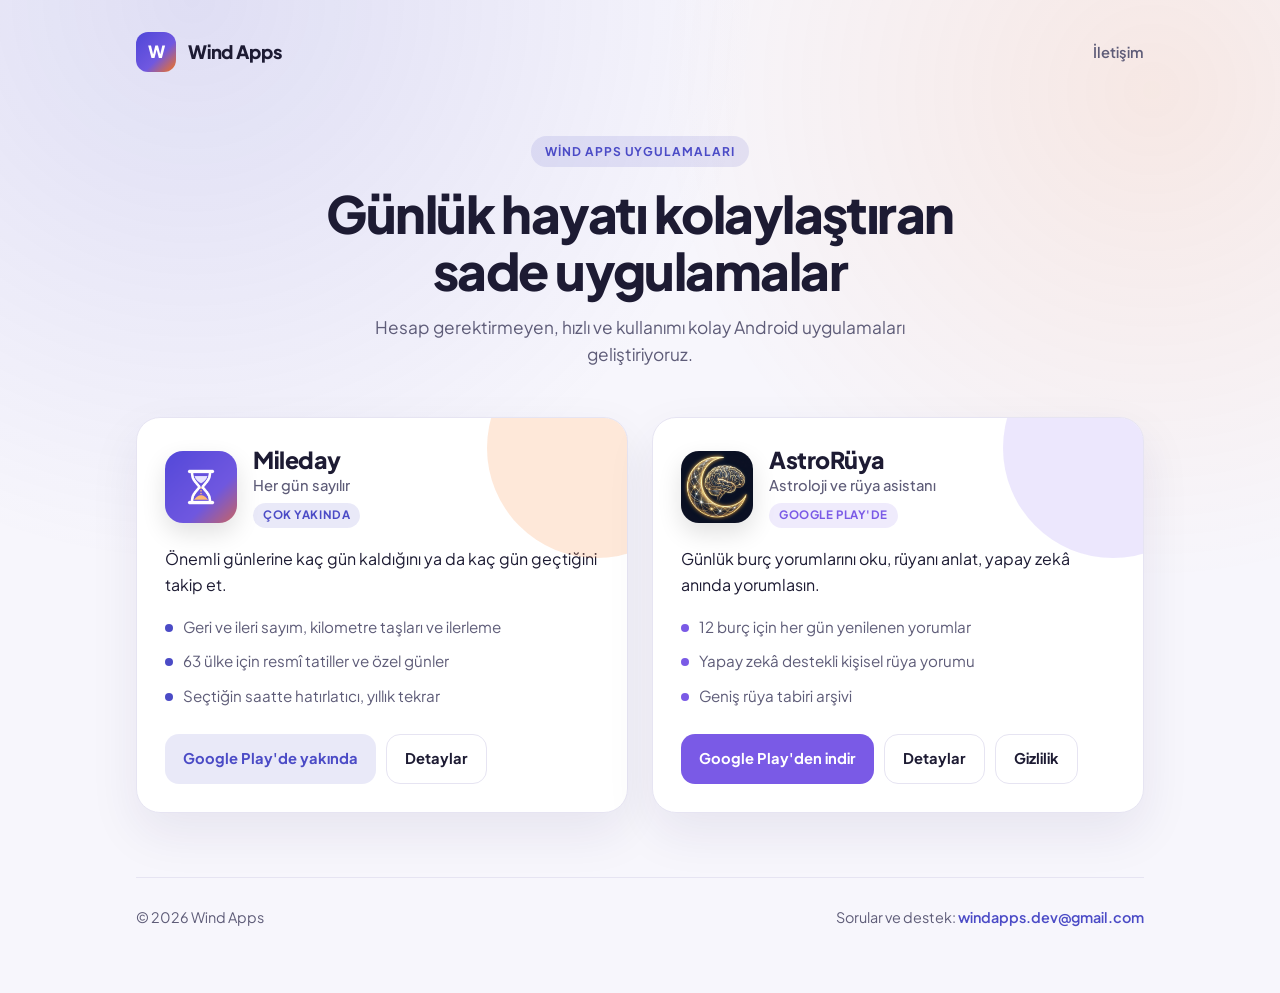
<file: index.html>
<!DOCTYPE html>
<html lang="tr">
<head>
  <meta charset="UTF-8">
  <meta name="viewport" content="width=device-width, initial-scale=1.0">
  <title>Wind Apps</title>
  <meta name="description" content="Wind Apps: AstroRüya ve Mileday. Günlük hayatı kolaylaştıran sade Android uygulamaları.">
  <meta name="theme-color" content="#F7F6FC" media="(prefers-color-scheme: light)">
  <meta name="theme-color" content="#0F1020" media="(prefers-color-scheme: dark)">
  <link rel="icon" href="assets/icons/mileday.png">
  <link rel="preconnect" href="https://fonts.googleapis.com">
  <link rel="preconnect" href="https://fonts.gstatic.com" crossorigin>
  <link href="https://fonts.googleapis.com/css2?family=Plus+Jakarta+Sans:wght@400;500;600;700;800&display=swap" rel="stylesheet">
  <link rel="stylesheet" href="assets/site.css">
</head>
<body>
  <div class="wrap">
    <header>
      <a class="brand" href="index.html">
        <div class="brand-mark" aria-hidden="true">W</div>
        <span>Wind Apps</span>
      </a>
      <nav><a href="mailto:windapps.dev@gmail.com">İletişim</a></nav>
    </header>

    <main>
      <section class="hero">
        <span class="eyebrow">Wind Apps uygulamaları</span>
        <h1>Günlük hayatı kolaylaştıran sade uygulamalar</h1>
        <p>Hesap gerektirmeyen, hızlı ve kullanımı kolay Android uygulamaları geliştiriyoruz.</p>
      </section>

      <section class="apps" aria-label="Uygulamalar">
        <article class="app mileday">
          <div class="app-head">
            <img src="assets/icons/mileday.png" alt="Mileday uygulama ikonu" width="72" height="72">
            <div>
              <h2>Mileday</h2>
              <p>Her gün sayılır</p>
              <span class="status">Çok yakında</span>
            </div>
          </div>
          <p class="desc">Önemli günlerine kaç gün kaldığını ya da kaç gün geçtiğini takip et.</p>
          <ul>
            <li>Geri ve ileri sayım, kilometre taşları ve ilerleme</li>
            <li>63 ülke için resmî tatiller ve özel günler</li>
            <li>Seçtiğin saatte hatırlatıcı, yıllık tekrar</li>
          </ul>
          <div class="actions">
            <span class="btn btn-disabled">Google Play'de yakında</span>
            <a class="btn btn-ghost" href="mileday/index.html">Detaylar</a>
          </div>
        </article>

        <article class="app astroruya">
          <div class="app-head">
            <img src="assets/icons/astroruya.png" alt="AstroRüya uygulama ikonu" width="72" height="72">
            <div>
              <h2>AstroRüya</h2>
              <p>Astroloji ve rüya asistanı</p>
              <span class="status">Google Play'de</span>
            </div>
          </div>
          <p class="desc">Günlük burç yorumlarını oku, rüyanı anlat, yapay zekâ anında yorumlasın.</p>
          <ul>
            <li>12 burç için her gün yenilenen yorumlar</li>
            <li>Yapay zekâ destekli kişisel rüya yorumu</li>
            <li>Geniş rüya tabiri arşivi</li>
          </ul>
          <div class="actions">
            <a class="btn btn-primary" href="https://play.google.com/store/apps/details?id=com.windtech.airuyatabirleri&amp;hl=tr">Google Play'den indir</a>
            <a class="btn btn-ghost" href="astroruya/index.html">Detaylar</a>
            <a class="btn btn-ghost" href="gizlilik.html">Gizlilik</a>
          </div>
        </article>
      </section>
    </main>

    <footer>
      <span>© 2026 Wind Apps</span>
      <span>Sorular ve destek: <a href="mailto:windapps.dev@gmail.com">windapps.dev@gmail.com</a></span>
    </footer>
  </div>
</body>
</html>
</file>
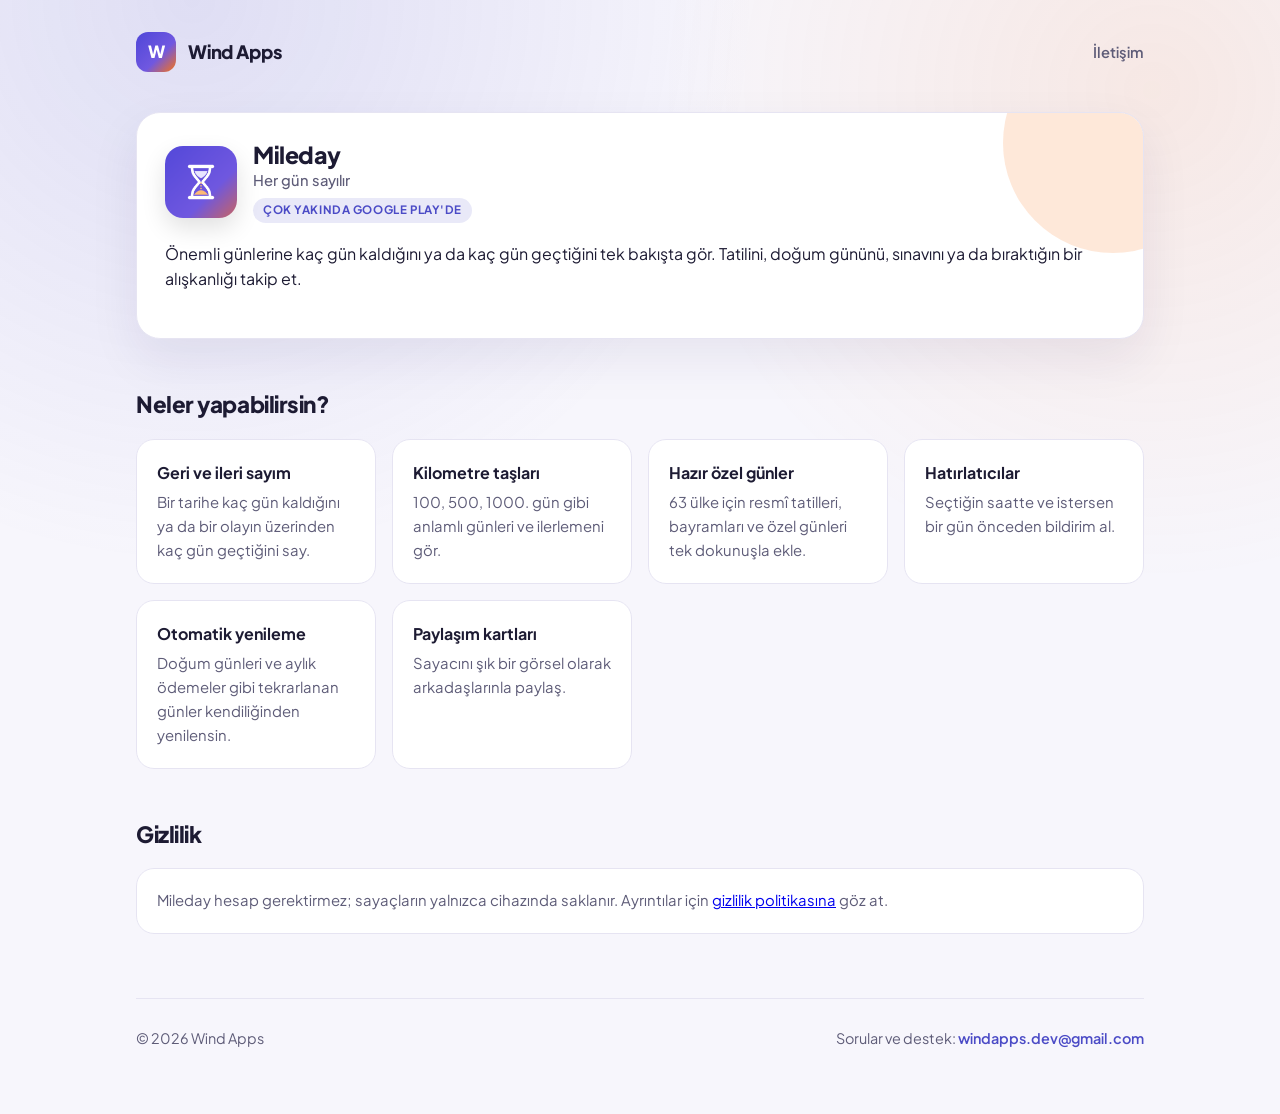
<file: mileday/index.html>
<!DOCTYPE html>
<html lang="tr">
<head>
  <meta charset="UTF-8">
  <meta name="viewport" content="width=device-width, initial-scale=1.0">
  <title>Mileday</title>
  <meta name="description" content="Mileday: Her gün sayılır. Önemli günlerine kaç gün kaldığını ya da kaç gün geçtiğini takip et.">
  <meta name="theme-color" content="#F7F6FC" media="(prefers-color-scheme: light)">
  <meta name="theme-color" content="#0F1020" media="(prefers-color-scheme: dark)">
  <link rel="icon" href="../assets/icons/mileday.png">
  <link rel="preconnect" href="https://fonts.googleapis.com">
  <link rel="preconnect" href="https://fonts.gstatic.com" crossorigin>
  <link href="https://fonts.googleapis.com/css2?family=Plus+Jakarta+Sans:wght@400;500;600;700;800&display=swap" rel="stylesheet">
  <link rel="stylesheet" href="../assets/site.css">
</head>
<body>
  <div class="wrap">
    <header>
      <a class="brand" href="../index.html">
        <div class="brand-mark" aria-hidden="true">W</div>
        <span>Wind Apps</span>
      </a>
      <nav><a href="mailto:windapps.dev@gmail.com">İletişim</a></nav>
    </header>

    <main>
      <article class="app mileday">
        <div class="app-head">
          <img src="../assets/icons/mileday.png" alt="Mileday uygulama ikonu" width="72" height="72">
          <div>
            <h2>Mileday</h2>
            <p>Her gün sayılır</p>
            <span class="status">Çok yakında Google Play'de</span>
          </div>
        </div>
        <p class="desc">Önemli günlerine kaç gün kaldığını ya da kaç gün geçtiğini tek bakışta gör. Tatilini, doğum gününü, sınavını ya da bıraktığın bir alışkanlığı takip et.</p>
      </article>

      <section class="section">
        <h2>Neler yapabilirsin?</h2>
        <div class="features">
          <div class="feature">
            <h3>Geri ve ileri sayım</h3>
            <p>Bir tarihe kaç gün kaldığını ya da bir olayın üzerinden kaç gün geçtiğini say.</p>
          </div>
          <div class="feature">
            <h3>Kilometre taşları</h3>
            <p>100, 500, 1000. gün gibi anlamlı günleri ve ilerlemeni gör.</p>
          </div>
          <div class="feature">
            <h3>Hazır özel günler</h3>
            <p>63 ülke için resmî tatilleri, bayramları ve özel günleri tek dokunuşla ekle.</p>
          </div>
          <div class="feature">
            <h3>Hatırlatıcılar</h3>
            <p>Seçtiğin saatte ve istersen bir gün önceden bildirim al.</p>
          </div>
          <div class="feature">
            <h3>Otomatik yenileme</h3>
            <p>Doğum günleri ve aylık ödemeler gibi tekrarlanan günler kendiliğinden yenilensin.</p>
          </div>
          <div class="feature">
            <h3>Paylaşım kartları</h3>
            <p>Sayacını şık bir görsel olarak arkadaşlarınla paylaş.</p>
          </div>
        </div>
      </section>

      <section class="section">
        <h2>Gizlilik</h2>
        <div class="feature">
          <p>Mileday hesap gerektirmez; sayaçların yalnızca cihazında saklanır. Ayrıntılar için <a href="privacy.html">gizlilik politikasına</a> göz at.</p>
        </div>
      </section>
    </main>

    <footer>
      <span>© 2026 Wind Apps</span>
      <span>Sorular ve destek: <a href="mailto:windapps.dev@gmail.com">windapps.dev@gmail.com</a></span>
    </footer>
  </div>
</body>
</html>
</file>
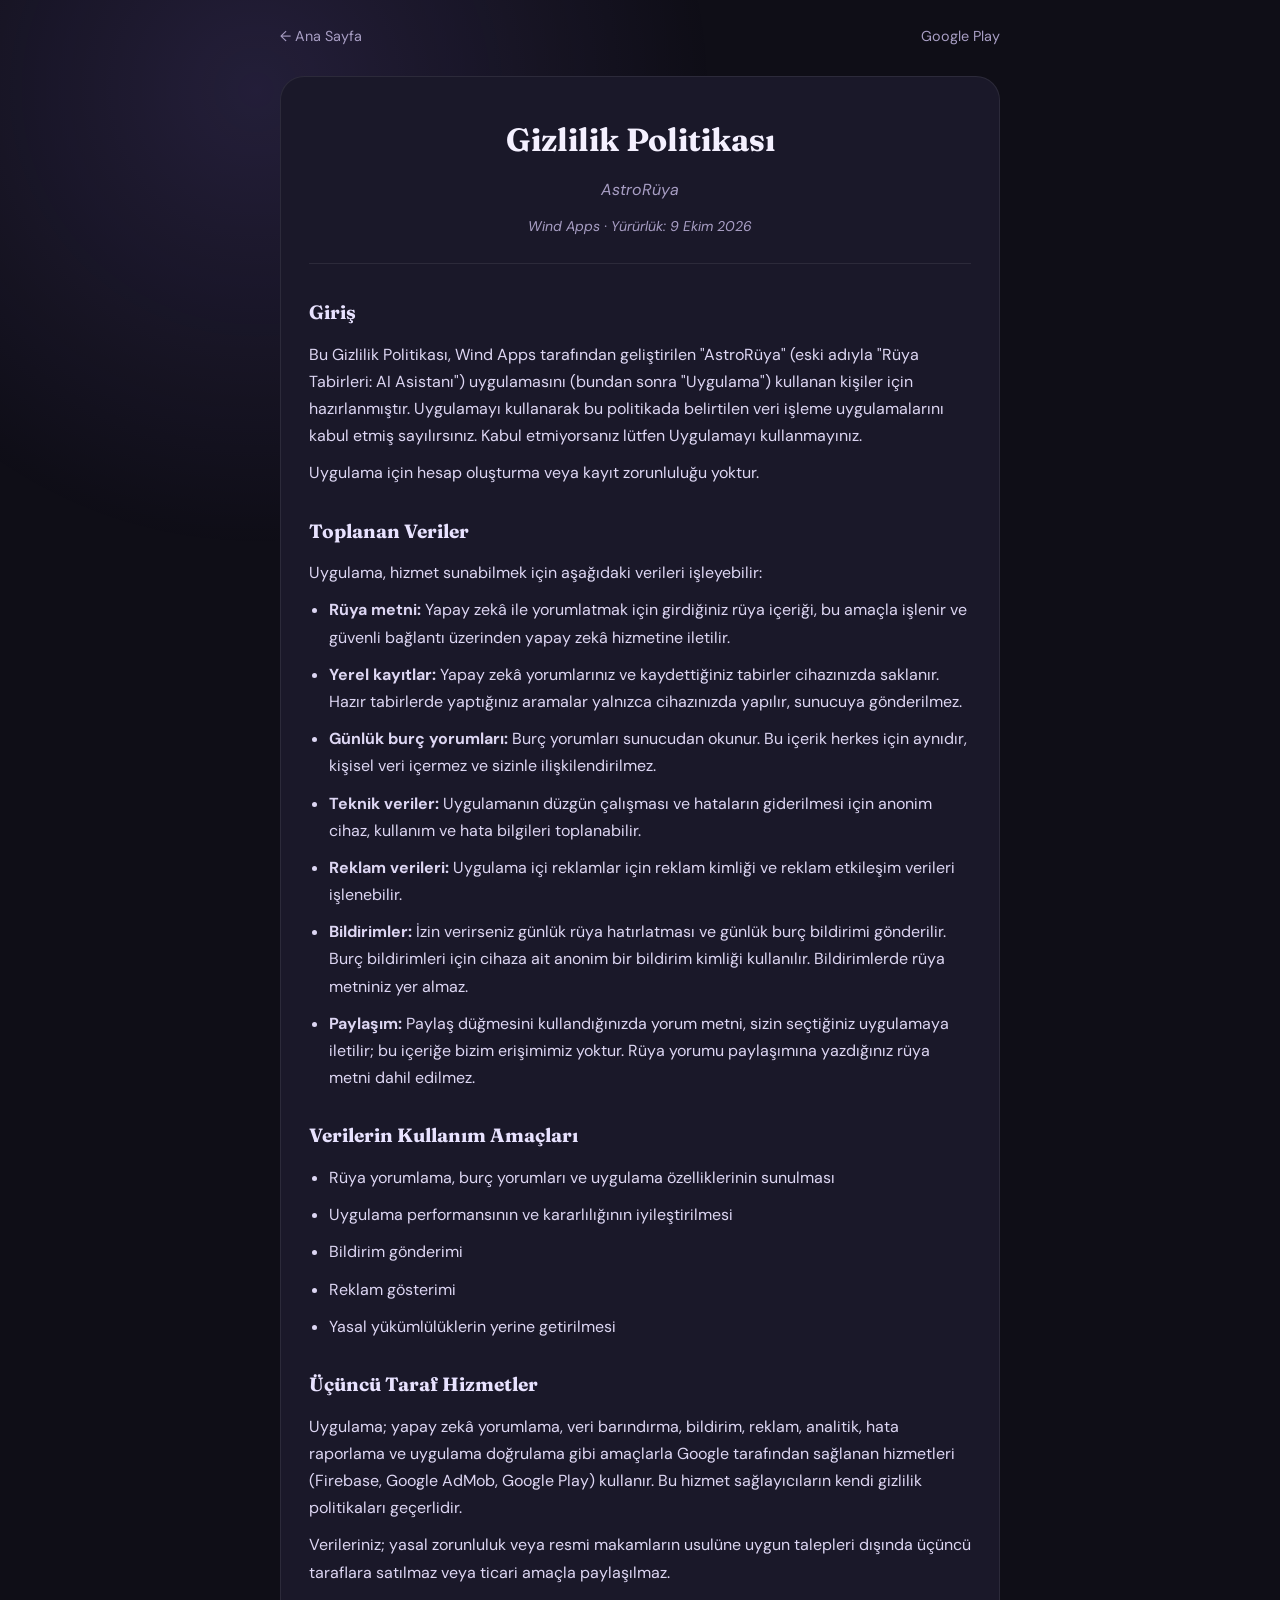
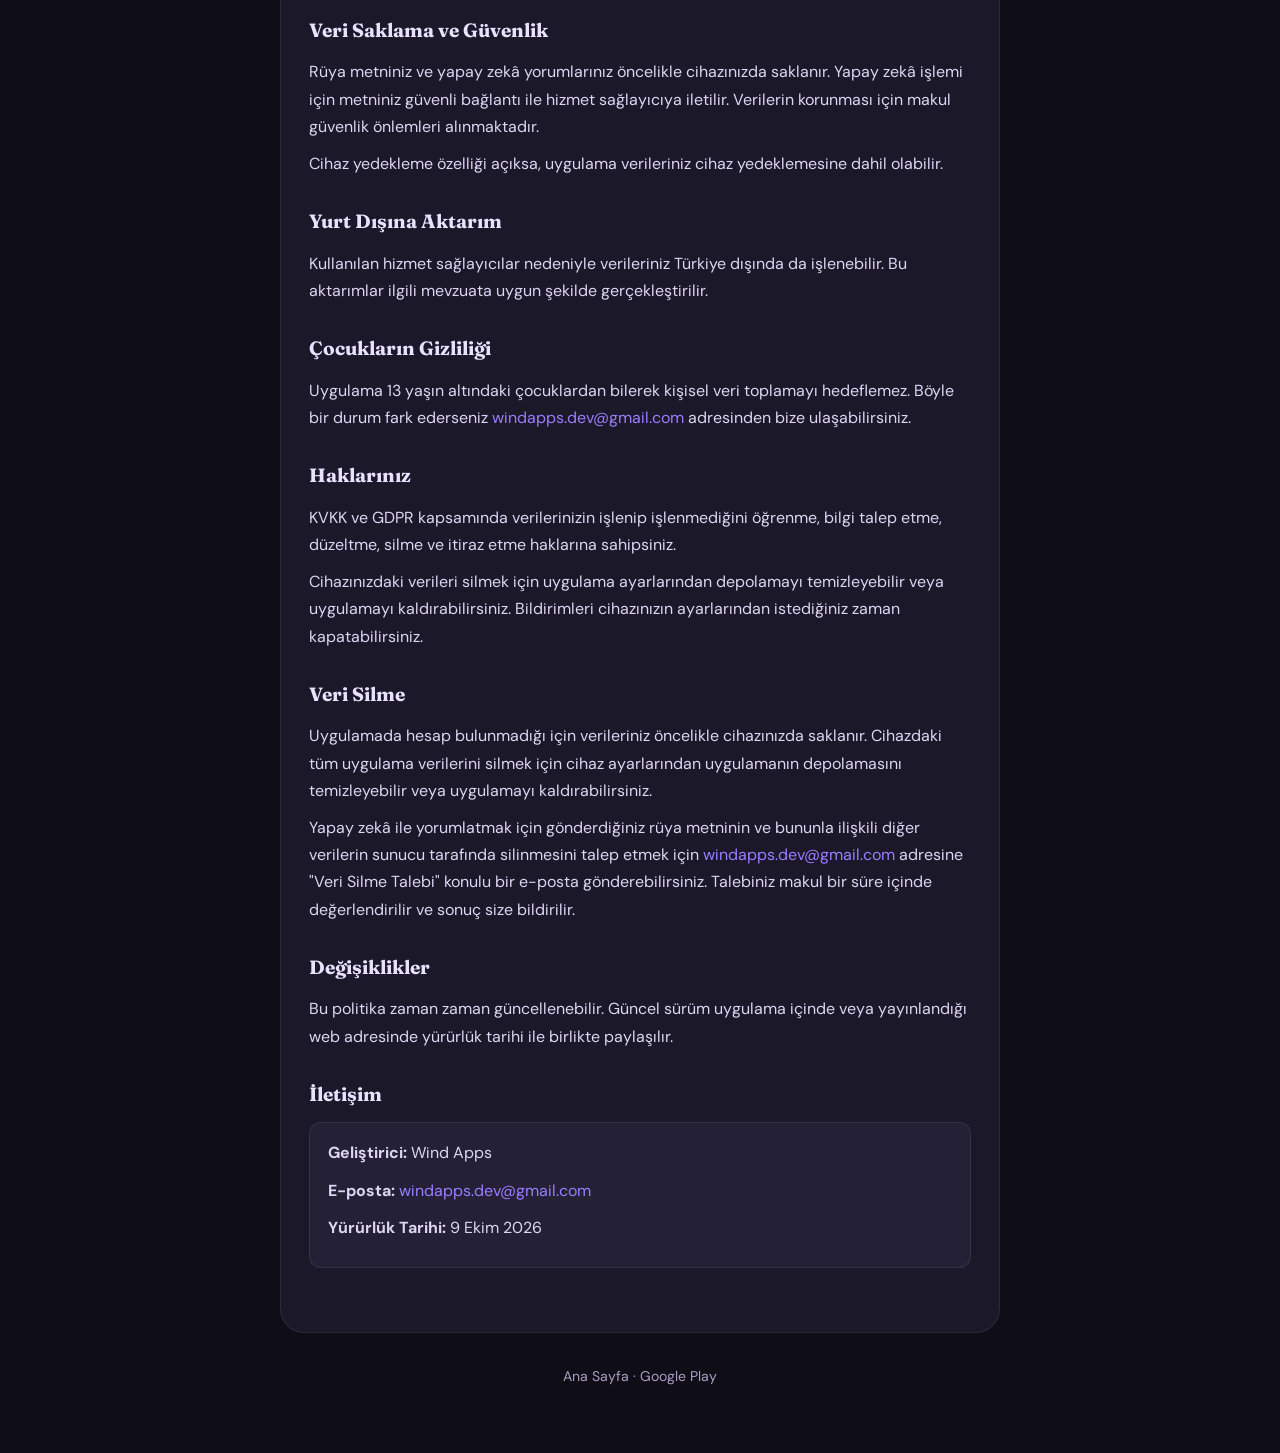
<file: gizlilik.html>
<!DOCTYPE html>
<html lang="tr">
<head>
  <meta charset="UTF-8">
  <meta name="viewport" content="width=device-width, initial-scale=1.0">
  <meta name="description" content="AstroRüya gizlilik politikası">
  <title>Gizlilik Politikası — AstroRüya</title>
  <link rel="preconnect" href="https://fonts.googleapis.com">
  <link rel="preconnect" href="https://fonts.gstatic.com" crossorigin>
  <link href="https://fonts.googleapis.com/css2?family=DM+Sans:wght@400;500;600;700&family=Fraunces:wght@600&display=swap" rel="stylesheet">
  <style>
    :root {
      --bg: #0f0e17;
      --surface: #1a1829;
      --surface-2: #242136;
      --text: #f4f0ff;
      --muted: #a89ec4;
      --accent: #9b7dff;
      --border: rgba(255, 255, 255, 0.08);
    }

    * { box-sizing: border-box; margin: 0; padding: 0; }

    body {
      font-family: "DM Sans", system-ui, sans-serif;
      background: var(--bg);
      color: var(--text);
      line-height: 1.7;
      min-height: 100vh;
    }

    body::before {
      content: "";
      position: fixed;
      inset: 0;
      background: radial-gradient(circle at 20% 10%, rgba(155, 125, 255, 0.15), transparent 35%);
      pointer-events: none;
      z-index: -1;
    }

    .wrap {
      max-width: 760px;
      margin: 0 auto;
      padding: 24px 20px 64px;
    }

    header {
      display: flex;
      align-items: center;
      justify-content: space-between;
      gap: 16px;
      padding-bottom: 28px;
    }

    header a {
      color: var(--muted);
      text-decoration: none;
      font-size: 0.9rem;
    }

    header a:hover { color: var(--text); }

    .doc {
      background: var(--surface);
      border: 1px solid var(--border);
      border-radius: 24px;
      padding: 36px 28px;
    }

    .doc-header {
      text-align: center;
      margin-bottom: 32px;
      padding-bottom: 24px;
      border-bottom: 1px solid var(--border);
    }

    .doc-header h1 {
      font-family: "Fraunces", Georgia, serif;
      font-size: clamp(1.6rem, 4vw, 2rem);
      margin-bottom: 8px;
    }

    .doc-header p {
      color: var(--muted);
      font-style: italic;
    }

    .meta {
      margin-top: 12px;
      font-size: 0.88rem;
      color: var(--muted);
    }

    section {
      margin-bottom: 28px;
    }

    section h2 {
      font-family: "Fraunces", Georgia, serif;
      font-size: 1.2rem;
      color: #e8e2ff;
      margin-bottom: 12px;
    }

    section p {
      color: #ddd6f3;
      margin-bottom: 10px;
    }

    section ul {
      padding-left: 20px;
      color: #ddd6f3;
    }

    section li {
      margin-bottom: 10px;
    }

    section a {
      color: var(--accent);
      text-decoration: none;
    }

    section a:hover { text-decoration: underline; }

    .contact-box {
      background: var(--surface-2);
      border: 1px solid var(--border);
      border-radius: 12px;
      padding: 16px 18px;
    }

    footer {
      margin-top: 32px;
      text-align: center;
      color: var(--muted);
      font-size: 0.88rem;
    }

    footer a {
      color: var(--muted);
      text-decoration: none;
    }

    footer a:hover { color: var(--text); }

    @media (max-width: 600px) {
      .doc { padding: 28px 20px; }
    }
  </style>
</head>
<body>
  <div class="wrap">
    <header>
      <a href="index.html">← Ana Sayfa</a>
      <a href="https://play.google.com/store/apps/details?id=com.windtech.airuyatabirleri&hl=tr" target="_blank" rel="noopener noreferrer">Google Play</a>
    </header>

    <article class="doc">
      <div class="doc-header">
        <h1>Gizlilik Politikası</h1>
        <p>AstroRüya</p>
        <p class="meta">Wind Apps · Yürürlük: 9 Ekim 2026</p>
      </div>

      <section>
        <h2>Giriş</h2>
        <p>
          Bu Gizlilik Politikası, Wind Apps tarafından geliştirilen "AstroRüya"
          (eski adıyla "Rüya Tabirleri: AI Asistanı") uygulamasını (bundan sonra "Uygulama")
          kullanan kişiler için hazırlanmıştır. Uygulamayı kullanarak bu politikada belirtilen
          veri işleme uygulamalarını kabul etmiş sayılırsınız. Kabul etmiyorsanız lütfen
          Uygulamayı kullanmayınız.
        </p>
        <p>Uygulama için hesap oluşturma veya kayıt zorunluluğu yoktur.</p>
      </section>

      <section>
        <h2>Toplanan Veriler</h2>
        <p>Uygulama, hizmet sunabilmek için aşağıdaki verileri işleyebilir:</p>
        <ul>
          <li>
            <strong>Rüya metni:</strong> Yapay zekâ ile yorumlatmak için girdiğiniz rüya içeriği,
            bu amaçla işlenir ve güvenli bağlantı üzerinden yapay zekâ hizmetine iletilir.
          </li>
          <li>
            <strong>Yerel kayıtlar:</strong> Yapay zekâ yorumlarınız ve kaydettiğiniz tabirler
            cihazınızda saklanır. Hazır tabirlerde yaptığınız aramalar yalnızca cihazınızda yapılır,
            sunucuya gönderilmez.
          </li>
          <li>
            <strong>Günlük burç yorumları:</strong> Burç yorumları sunucudan okunur. Bu içerik
            herkes için aynıdır, kişisel veri içermez ve sizinle ilişkilendirilmez.
          </li>
          <li>
            <strong>Teknik veriler:</strong> Uygulamanın düzgün çalışması ve hataların giderilmesi
            için anonim cihaz, kullanım ve hata bilgileri toplanabilir.
          </li>
          <li>
            <strong>Reklam verileri:</strong> Uygulama içi reklamlar için reklam kimliği ve reklam
            etkileşim verileri işlenebilir.
          </li>
          <li>
            <strong>Bildirimler:</strong> İzin verirseniz günlük rüya hatırlatması ve günlük burç
            bildirimi gönderilir. Burç bildirimleri için cihaza ait anonim bir bildirim kimliği
            kullanılır. Bildirimlerde rüya metniniz yer almaz.
          </li>
          <li>
            <strong>Paylaşım:</strong> Paylaş düğmesini kullandığınızda yorum metni, sizin seçtiğiniz
            uygulamaya iletilir; bu içeriğe bizim erişimimiz yoktur. Rüya yorumu paylaşımına
            yazdığınız rüya metni dahil edilmez.
          </li>
        </ul>
      </section>

      <section>
        <h2>Verilerin Kullanım Amaçları</h2>
        <ul>
          <li>Rüya yorumlama, burç yorumları ve uygulama özelliklerinin sunulması</li>
          <li>Uygulama performansının ve kararlılığının iyileştirilmesi</li>
          <li>Bildirim gönderimi</li>
          <li>Reklam gösterimi</li>
          <li>Yasal yükümlülüklerin yerine getirilmesi</li>
        </ul>
      </section>

      <section>
        <h2>Üçüncü Taraf Hizmetler</h2>
        <p>
          Uygulama; yapay zekâ yorumlama, veri barındırma, bildirim, reklam, analitik, hata
          raporlama ve uygulama doğrulama gibi amaçlarla Google tarafından sağlanan hizmetleri
          (Firebase, Google AdMob, Google Play) kullanır. Bu hizmet sağlayıcıların kendi
          gizlilik politikaları geçerlidir.
        </p>
        <p>
          Verileriniz; yasal zorunluluk veya resmi makamların usulüne uygun talepleri dışında
          üçüncü taraflara satılmaz veya ticari amaçla paylaşılmaz.
        </p>
      </section>

      <section>
        <h2>Veri Saklama ve Güvenlik</h2>
        <p>
          Rüya metniniz ve yapay zekâ yorumlarınız öncelikle cihazınızda saklanır. Yapay zekâ
          işlemi için metniniz güvenli bağlantı ile hizmet sağlayıcıya iletilir. Verilerin
          korunması için makul güvenlik önlemleri alınmaktadır.
        </p>
        <p>
          Cihaz yedekleme özelliği açıksa, uygulama verileriniz cihaz yedeklemesine dahil olabilir.
        </p>
      </section>

      <section>
        <h2>Yurt Dışına Aktarım</h2>
        <p>
          Kullanılan hizmet sağlayıcılar nedeniyle verileriniz Türkiye dışında da işlenebilir.
          Bu aktarımlar ilgili mevzuata uygun şekilde gerçekleştirilir.
        </p>
      </section>

      <section>
        <h2>Çocukların Gizliliği</h2>
        <p>
          Uygulama 13 yaşın altındaki çocuklardan bilerek kişisel veri toplamayı hedeflemez.
          Böyle bir durum fark ederseniz
          <a href="mailto:windapps.dev@gmail.com">windapps.dev@gmail.com</a>
          adresinden bize ulaşabilirsiniz.
        </p>
      </section>

      <section>
        <h2>Haklarınız</h2>
        <p>
          KVKK ve GDPR kapsamında verilerinizin işlenip işlenmediğini öğrenme, bilgi talep etme,
          düzeltme, silme ve itiraz etme haklarına sahipsiniz.
        </p>
        <p>
          Cihazınızdaki verileri silmek için uygulama ayarlarından depolamayı temizleyebilir
          veya uygulamayı kaldırabilirsiniz. Bildirimleri cihazınızın ayarlarından istediğiniz
          zaman kapatabilirsiniz.
        </p>
      </section>

      <section id="veri-silme">
        <h2>Veri Silme</h2>
        <p>
          Uygulamada hesap bulunmadığı için verileriniz öncelikle cihazınızda saklanır.
          Cihazdaki tüm uygulama verilerini silmek için cihaz ayarlarından uygulamanın
          depolamasını temizleyebilir veya uygulamayı kaldırabilirsiniz.
        </p>
        <p>
          Yapay zekâ ile yorumlatmak için gönderdiğiniz rüya metninin ve bununla ilişkili diğer
          verilerin sunucu tarafında silinmesini talep etmek için
          <a href="mailto:windapps.dev@gmail.com?subject=AstroR%C3%BCya%20Veri%20Silme%20Talebi">windapps.dev@gmail.com</a>
          adresine "Veri Silme Talebi" konulu bir e-posta gönderebilirsiniz. Talebiniz makul bir
          süre içinde değerlendirilir ve sonuç size bildirilir.
        </p>
      </section>

      <section>
        <h2>Değişiklikler</h2>
        <p>
          Bu politika zaman zaman güncellenebilir. Güncel sürüm uygulama içinde veya yayınlandığı
          web adresinde yürürlük tarihi ile birlikte paylaşılır.
        </p>
      </section>

      <section>
        <h2>İletişim</h2>
        <div class="contact-box">
          <p><strong>Geliştirici:</strong> Wind Apps</p>
          <p><strong>E-posta:</strong> <a href="mailto:windapps.dev@gmail.com">windapps.dev@gmail.com</a></p>
          <p><strong>Yürürlük Tarihi:</strong> 9 Ekim 2026</p>
        </div>
      </section>
    </article>

    <footer>
      <p>
        <a href="index.html">Ana Sayfa</a>
        ·
        <a href="https://play.google.com/store/apps/details?id=com.windtech.airuyatabirleri&hl=tr">Google Play</a>
      </p>
    </footer>
  </div>
</body>
</html>
</file>
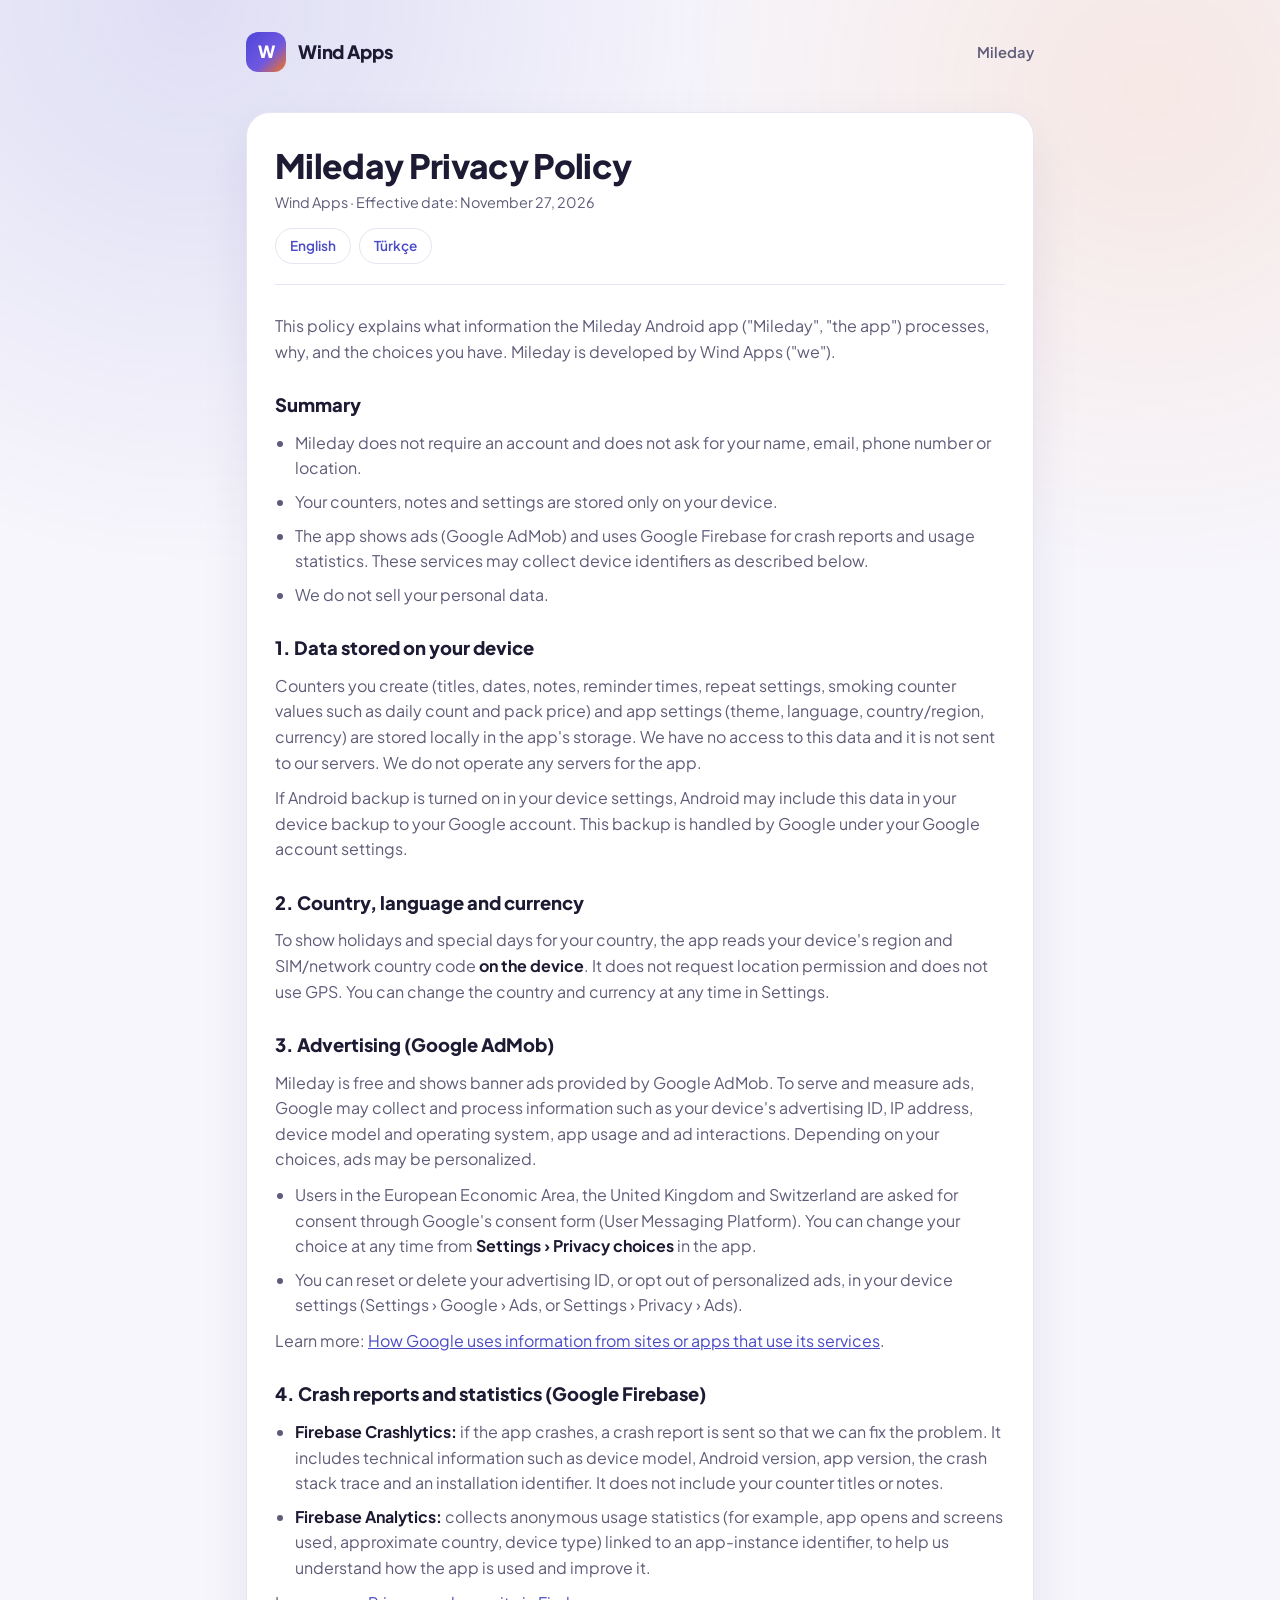
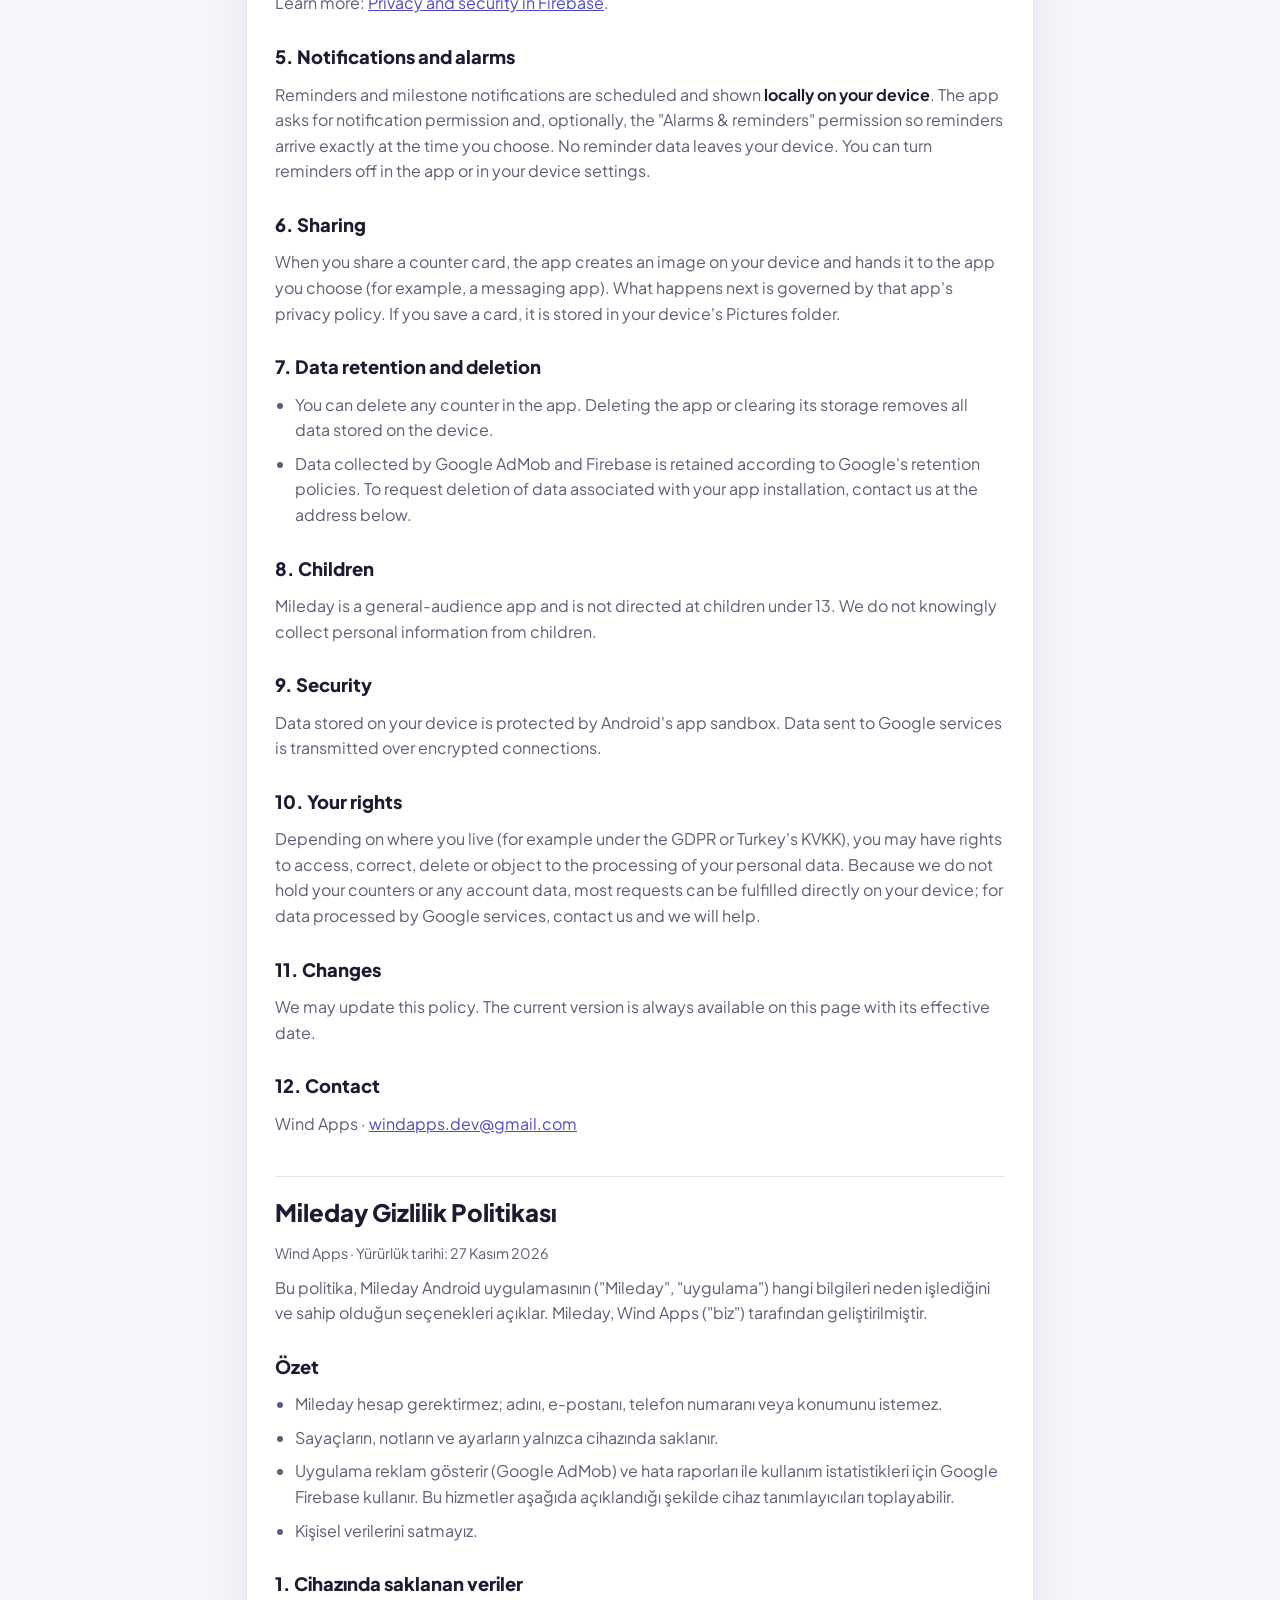
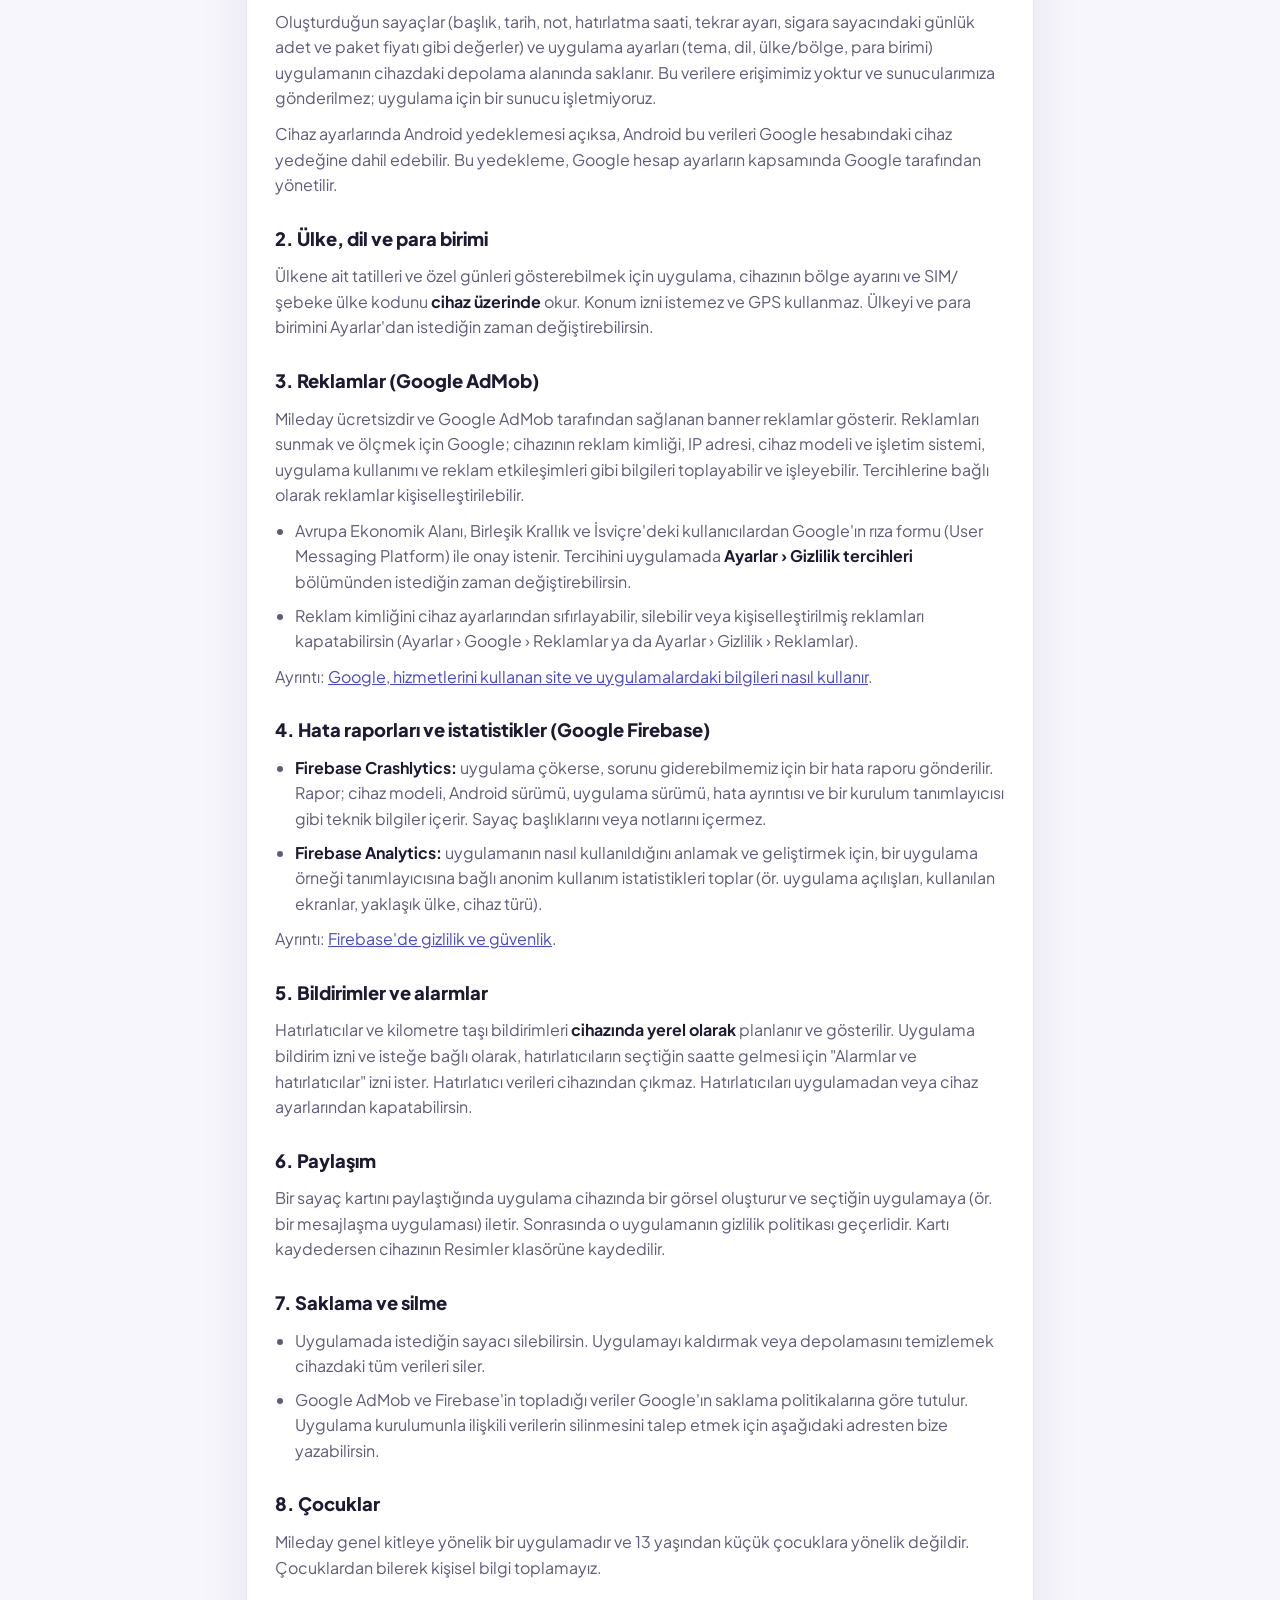
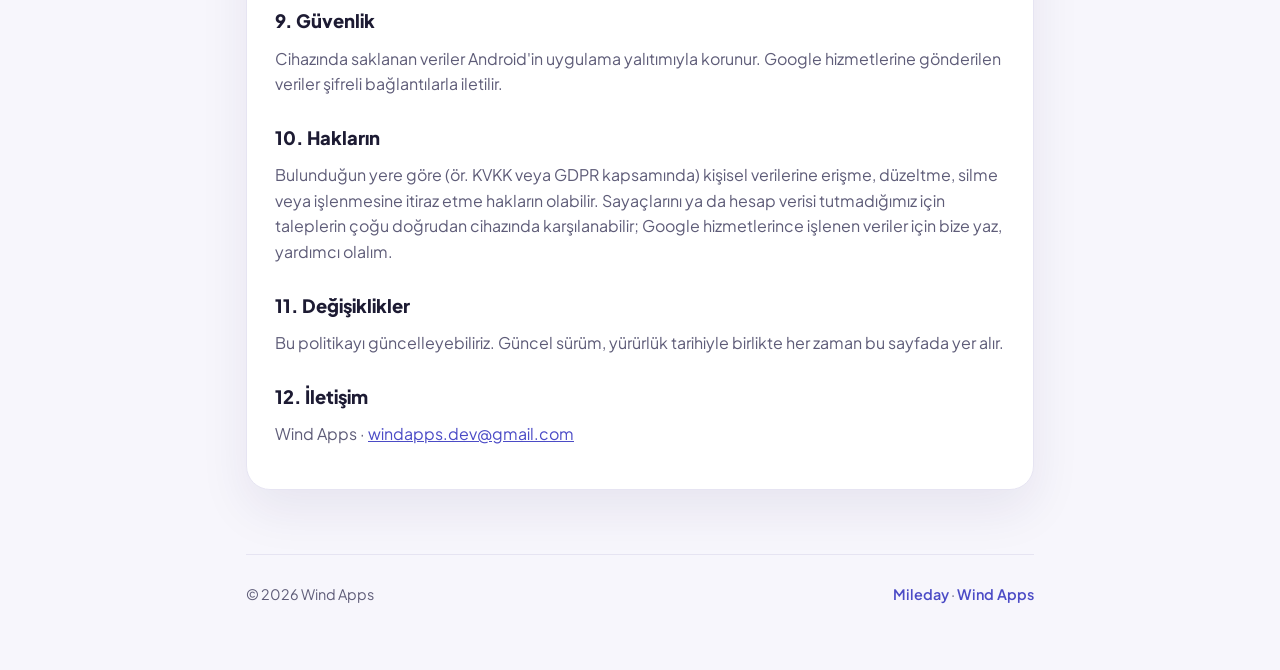
<file: mileday/privacy.html>
<!DOCTYPE html>
<html lang="en">
<head>
  <meta charset="UTF-8">
  <meta name="viewport" content="width=device-width, initial-scale=1.0">
  <title>Mileday Privacy Policy</title>
  <meta name="description" content="Privacy policy of the Mileday Android app by Wind Apps.">
  <meta name="theme-color" content="#F7F6FC" media="(prefers-color-scheme: light)">
  <meta name="theme-color" content="#0F1020" media="(prefers-color-scheme: dark)">
  <link rel="icon" href="../assets/icons/mileday.png">
  <link rel="preconnect" href="https://fonts.googleapis.com">
  <link rel="preconnect" href="https://fonts.gstatic.com" crossorigin>
  <link href="https://fonts.googleapis.com/css2?family=Plus+Jakarta+Sans:wght@400;500;600;700;800&display=swap" rel="stylesheet">
  <link rel="stylesheet" href="../assets/site.css">
</head>
<body>
  <div class="wrap" style="max-width: 820px;">
    <header>
      <a class="brand" href="../index.html">
        <div class="brand-mark" aria-hidden="true">W</div>
        <span>Wind Apps</span>
      </a>
      <nav><a href="index.html">Mileday</a></nav>
    </header>

    <main class="doc">
      <div class="doc-header">
        <h1>Mileday Privacy Policy</h1>
        <p class="meta">Wind Apps · Effective date: November 27, 2026</p>
        <div class="lang-switch">
          <a href="#en">English</a>
          <a href="#tr">Türkçe</a>
        </div>
      </div>

      <article id="en" lang="en">
        <p>This policy explains what information the Mileday Android app ("Mileday", "the app") processes, why, and the choices you have. Mileday is developed by Wind Apps ("we").</p>

        <h2>Summary</h2>
        <ul>
          <li>Mileday does not require an account and does not ask for your name, email, phone number or location.</li>
          <li>Your counters, notes and settings are stored only on your device.</li>
          <li>The app shows ads (Google AdMob) and uses Google Firebase for crash reports and usage statistics. These services may collect device identifiers as described below.</li>
          <li>We do not sell your personal data.</li>
        </ul>

        <h2>1. Data stored on your device</h2>
        <p>Counters you create (titles, dates, notes, reminder times, repeat settings, smoking counter values such as daily count and pack price) and app settings (theme, language, country/region, currency) are stored locally in the app's storage. We have no access to this data and it is not sent to our servers. We do not operate any servers for the app.</p>
        <p>If Android backup is turned on in your device settings, Android may include this data in your device backup to your Google account. This backup is handled by Google under your Google account settings.</p>

        <h2>2. Country, language and currency</h2>
        <p>To show holidays and special days for your country, the app reads your device's region and SIM/network country code <strong>on the device</strong>. It does not request location permission and does not use GPS. You can change the country and currency at any time in Settings.</p>

        <h2>3. Advertising (Google AdMob)</h2>
        <p>Mileday is free and shows banner ads provided by Google AdMob. To serve and measure ads, Google may collect and process information such as your device's advertising ID, IP address, device model and operating system, app usage and ad interactions. Depending on your choices, ads may be personalized.</p>
        <ul>
          <li>Users in the European Economic Area, the United Kingdom and Switzerland are asked for consent through Google's consent form (User Messaging Platform). You can change your choice at any time from <strong>Settings › Privacy choices</strong> in the app.</li>
          <li>You can reset or delete your advertising ID, or opt out of personalized ads, in your device settings (Settings › Google › Ads, or Settings › Privacy › Ads).</li>
        </ul>
        <p>Learn more: <a href="https://policies.google.com/technologies/partner-sites">How Google uses information from sites or apps that use its services</a>.</p>

        <h2>4. Crash reports and statistics (Google Firebase)</h2>
        <ul>
          <li><strong>Firebase Crashlytics:</strong> if the app crashes, a crash report is sent so that we can fix the problem. It includes technical information such as device model, Android version, app version, the crash stack trace and an installation identifier. It does not include your counter titles or notes.</li>
          <li><strong>Firebase Analytics:</strong> collects anonymous usage statistics (for example, app opens and screens used, approximate country, device type) linked to an app-instance identifier, to help us understand how the app is used and improve it.</li>
        </ul>
        <p>Learn more: <a href="https://firebase.google.com/support/privacy">Privacy and security in Firebase</a>.</p>

        <h2>5. Notifications and alarms</h2>
        <p>Reminders and milestone notifications are scheduled and shown <strong>locally on your device</strong>. The app asks for notification permission and, optionally, the "Alarms &amp; reminders" permission so reminders arrive exactly at the time you choose. No reminder data leaves your device. You can turn reminders off in the app or in your device settings.</p>

        <h2>6. Sharing</h2>
        <p>When you share a counter card, the app creates an image on your device and hands it to the app you choose (for example, a messaging app). What happens next is governed by that app's privacy policy. If you save a card, it is stored in your device's Pictures folder.</p>

        <h2>7. Data retention and deletion</h2>
        <ul>
          <li>You can delete any counter in the app. Deleting the app or clearing its storage removes all data stored on the device.</li>
          <li>Data collected by Google AdMob and Firebase is retained according to Google's retention policies. To request deletion of data associated with your app installation, contact us at the address below.</li>
        </ul>

        <h2>8. Children</h2>
        <p>Mileday is a general-audience app and is not directed at children under 13. We do not knowingly collect personal information from children.</p>

        <h2>9. Security</h2>
        <p>Data stored on your device is protected by Android's app sandbox. Data sent to Google services is transmitted over encrypted connections.</p>

        <h2>10. Your rights</h2>
        <p>Depending on where you live (for example under the GDPR or Turkey's KVKK), you may have rights to access, correct, delete or object to the processing of your personal data. Because we do not hold your counters or any account data, most requests can be fulfilled directly on your device; for data processed by Google services, contact us and we will help.</p>

        <h2>11. Changes</h2>
        <p>We may update this policy. The current version is always available on this page with its effective date.</p>

        <h2>12. Contact</h2>
        <p>Wind Apps · <a href="mailto:windapps.dev@gmail.com">windapps.dev@gmail.com</a></p>
      </article>

      <hr class="doc-divider">

      <article id="tr" lang="tr">
        <h2 style="font-size: 1.5rem; margin-top: 16px;">Mileday Gizlilik Politikası</h2>
        <p class="meta" style="color: var(--muted); font-size: 0.9rem;">Wind Apps · Yürürlük tarihi: 27 Kasım 2026</p>
        <p>Bu politika, Mileday Android uygulamasının ("Mileday", "uygulama") hangi bilgileri neden işlediğini ve sahip olduğun seçenekleri açıklar. Mileday, Wind Apps ("biz") tarafından geliştirilmiştir.</p>

        <h2>Özet</h2>
        <ul>
          <li>Mileday hesap gerektirmez; adını, e-postanı, telefon numaranı veya konumunu istemez.</li>
          <li>Sayaçların, notların ve ayarların yalnızca cihazında saklanır.</li>
          <li>Uygulama reklam gösterir (Google AdMob) ve hata raporları ile kullanım istatistikleri için Google Firebase kullanır. Bu hizmetler aşağıda açıklandığı şekilde cihaz tanımlayıcıları toplayabilir.</li>
          <li>Kişisel verilerini satmayız.</li>
        </ul>

        <h2>1. Cihazında saklanan veriler</h2>
        <p>Oluşturduğun sayaçlar (başlık, tarih, not, hatırlatma saati, tekrar ayarı, sigara sayacındaki günlük adet ve paket fiyatı gibi değerler) ve uygulama ayarları (tema, dil, ülke/bölge, para birimi) uygulamanın cihazdaki depolama alanında saklanır. Bu verilere erişimimiz yoktur ve sunucularımıza gönderilmez; uygulama için bir sunucu işletmiyoruz.</p>
        <p>Cihaz ayarlarında Android yedeklemesi açıksa, Android bu verileri Google hesabındaki cihaz yedeğine dahil edebilir. Bu yedekleme, Google hesap ayarların kapsamında Google tarafından yönetilir.</p>

        <h2>2. Ülke, dil ve para birimi</h2>
        <p>Ülkene ait tatilleri ve özel günleri gösterebilmek için uygulama, cihazının bölge ayarını ve SIM/şebeke ülke kodunu <strong>cihaz üzerinde</strong> okur. Konum izni istemez ve GPS kullanmaz. Ülkeyi ve para birimini Ayarlar'dan istediğin zaman değiştirebilirsin.</p>

        <h2>3. Reklamlar (Google AdMob)</h2>
        <p>Mileday ücretsizdir ve Google AdMob tarafından sağlanan banner reklamlar gösterir. Reklamları sunmak ve ölçmek için Google; cihazının reklam kimliği, IP adresi, cihaz modeli ve işletim sistemi, uygulama kullanımı ve reklam etkileşimleri gibi bilgileri toplayabilir ve işleyebilir. Tercihlerine bağlı olarak reklamlar kişiselleştirilebilir.</p>
        <ul>
          <li>Avrupa Ekonomik Alanı, Birleşik Krallık ve İsviçre'deki kullanıcılardan Google'ın rıza formu (User Messaging Platform) ile onay istenir. Tercihini uygulamada <strong>Ayarlar › Gizlilik tercihleri</strong> bölümünden istediğin zaman değiştirebilirsin.</li>
          <li>Reklam kimliğini cihaz ayarlarından sıfırlayabilir, silebilir veya kişiselleştirilmiş reklamları kapatabilirsin (Ayarlar › Google › Reklamlar ya da Ayarlar › Gizlilik › Reklamlar).</li>
        </ul>
        <p>Ayrıntı: <a href="https://policies.google.com/technologies/partner-sites?hl=tr">Google, hizmetlerini kullanan site ve uygulamalardaki bilgileri nasıl kullanır</a>.</p>

        <h2>4. Hata raporları ve istatistikler (Google Firebase)</h2>
        <ul>
          <li><strong>Firebase Crashlytics:</strong> uygulama çökerse, sorunu giderebilmemiz için bir hata raporu gönderilir. Rapor; cihaz modeli, Android sürümü, uygulama sürümü, hata ayrıntısı ve bir kurulum tanımlayıcısı gibi teknik bilgiler içerir. Sayaç başlıklarını veya notlarını içermez.</li>
          <li><strong>Firebase Analytics:</strong> uygulamanın nasıl kullanıldığını anlamak ve geliştirmek için, bir uygulama örneği tanımlayıcısına bağlı anonim kullanım istatistikleri toplar (ör. uygulama açılışları, kullanılan ekranlar, yaklaşık ülke, cihaz türü).</li>
        </ul>
        <p>Ayrıntı: <a href="https://firebase.google.com/support/privacy">Firebase'de gizlilik ve güvenlik</a>.</p>

        <h2>5. Bildirimler ve alarmlar</h2>
        <p>Hatırlatıcılar ve kilometre taşı bildirimleri <strong>cihazında yerel olarak</strong> planlanır ve gösterilir. Uygulama bildirim izni ve isteğe bağlı olarak, hatırlatıcıların seçtiğin saatte gelmesi için "Alarmlar ve hatırlatıcılar" izni ister. Hatırlatıcı verileri cihazından çıkmaz. Hatırlatıcıları uygulamadan veya cihaz ayarlarından kapatabilirsin.</p>

        <h2>6. Paylaşım</h2>
        <p>Bir sayaç kartını paylaştığında uygulama cihazında bir görsel oluşturur ve seçtiğin uygulamaya (ör. bir mesajlaşma uygulaması) iletir. Sonrasında o uygulamanın gizlilik politikası geçerlidir. Kartı kaydedersen cihazının Resimler klasörüne kaydedilir.</p>

        <h2>7. Saklama ve silme</h2>
        <ul>
          <li>Uygulamada istediğin sayacı silebilirsin. Uygulamayı kaldırmak veya depolamasını temizlemek cihazdaki tüm verileri siler.</li>
          <li>Google AdMob ve Firebase'in topladığı veriler Google'ın saklama politikalarına göre tutulur. Uygulama kurulumunla ilişkili verilerin silinmesini talep etmek için aşağıdaki adresten bize yazabilirsin.</li>
        </ul>

        <h2>8. Çocuklar</h2>
        <p>Mileday genel kitleye yönelik bir uygulamadır ve 13 yaşından küçük çocuklara yönelik değildir. Çocuklardan bilerek kişisel bilgi toplamayız.</p>

        <h2>9. Güvenlik</h2>
        <p>Cihazında saklanan veriler Android'in uygulama yalıtımıyla korunur. Google hizmetlerine gönderilen veriler şifreli bağlantılarla iletilir.</p>

        <h2>10. Hakların</h2>
        <p>Bulunduğun yere göre (ör. KVKK veya GDPR kapsamında) kişisel verilerine erişme, düzeltme, silme veya işlenmesine itiraz etme hakların olabilir. Sayaçlarını ya da hesap verisi tutmadığımız için taleplerin çoğu doğrudan cihazında karşılanabilir; Google hizmetlerince işlenen veriler için bize yaz, yardımcı olalım.</p>

        <h2>11. Değişiklikler</h2>
        <p>Bu politikayı güncelleyebiliriz. Güncel sürüm, yürürlük tarihiyle birlikte her zaman bu sayfada yer alır.</p>

        <h2>12. İletişim</h2>
        <p>Wind Apps · <a href="mailto:windapps.dev@gmail.com">windapps.dev@gmail.com</a></p>
      </article>
    </main>

    <footer>
      <span>© 2026 Wind Apps</span>
      <span><a href="index.html">Mileday</a> · <a href="../index.html">Wind Apps</a></span>
    </footer>
  </div>
</body>
</html>
</file>
<file: assets/site.css>
:root {
  --bg: #F7F6FC;
  --surface: #FFFFFF;
  --text: #1D1B33;
  --muted: #5E5C78;
  --border: #E6E4F2;
  --primary: #4B4BC6;
  --shadow: 0 20px 50px rgba(36, 30, 90, 0.08);
  --radius: 24px;
}

@media (prefers-color-scheme: dark) {
  :root {
    --bg: #0F1020;
    --surface: #1A1B2E;
    --text: #F2F1FF;
    --muted: #A6A4C2;
    --border: #2D2F4A;
    --primary: #8283FF;
    --shadow: 0 20px 50px rgba(0, 0, 0, 0.35);
  }
}

* { box-sizing: border-box; margin: 0; padding: 0; }

body {
  font-family: "Plus Jakarta Sans", system-ui, -apple-system, sans-serif;
  background: var(--bg);
  color: var(--text);
  line-height: 1.6;
  min-height: 100vh;
  -webkit-font-smoothing: antialiased;
}

body::before {
  content: "";
  position: fixed;
  inset: 0;
  background:
    radial-gradient(circle at 15% 0%, rgba(75, 75, 198, 0.14), transparent 40%),
    radial-gradient(circle at 90% 10%, rgba(249, 115, 22, 0.10), transparent 35%);
  pointer-events: none;
  z-index: -1;
}

.wrap { max-width: 1040px; margin: 0 auto; padding: 24px 16px 64px; }

header {
  display: flex;
  align-items: center;
  justify-content: space-between;
  padding: 8px 0 40px;
  gap: 16px;
}

.brand { display: flex; align-items: center; gap: 12px; text-decoration: none; color: inherit; }

.brand-mark {
  width: 40px;
  height: 40px;
  border-radius: 12px;
  background: linear-gradient(135deg, #4F46D8, #7058E0 60%, #F97316);
  display: grid;
  place-items: center;
  color: #fff;
  font-weight: 800;
  font-size: 1.05rem;
}

.brand span { font-weight: 800; font-size: 1.15rem; letter-spacing: -0.01em; }

header nav a { color: var(--muted); text-decoration: none; font-weight: 600; font-size: 0.92rem; }

header nav a:hover { color: var(--text); }

.hero { text-align: center; padding: 24px 0 48px; }

.eyebrow {
  display: inline-block;
  font-size: 0.75rem;
  font-weight: 700;
  letter-spacing: 0.08em;
  text-transform: uppercase;
  color: var(--primary);
  background: color-mix(in srgb, var(--primary) 12%, transparent);
  padding: 6px 14px;
  border-radius: 999px;
  margin-bottom: 18px;
}

.hero h1 {
  font-size: clamp(2rem, 6vw, 3.2rem);
  line-height: 1.1;
  font-weight: 800;
  letter-spacing: -0.03em;
  max-width: 720px;
  margin: 0 auto 16px;
}

.hero p { color: var(--muted); font-size: 1.08rem; max-width: 560px; margin: 0 auto; }

.apps { display: grid; grid-template-columns: repeat(auto-fit, minmax(min(100%, 300px), 1fr)); gap: 24px; }

.app {
  position: relative;
  background: var(--surface);
  border: 1px solid var(--border);
  border-radius: var(--radius);
  padding: 28px;
  box-shadow: var(--shadow);
  overflow: hidden;
  display: flex;
  flex-direction: column;
}

.app::after {
  content: "";
  position: absolute;
  top: -80px;
  right: -80px;
  width: 220px;
  height: 220px;
  border-radius: 50%;
  background: var(--glow);
  opacity: 0.16;
  pointer-events: none;
}

.app.astroruya { --accent: #7A5AE6; --glow: #8B6CF0; }
.app.mileday { --accent: #4B4BC6; --glow: #F97316; }

@media (prefers-color-scheme: dark) {
  .app.mileday { --accent: #8283FF; }
  .app.astroruya { --accent: #A88DFF; }
}

.app-head { display: flex; align-items: center; gap: 16px; margin-bottom: 18px; }

.app-head img { width: 72px; height: 72px; border-radius: 18px; box-shadow: 0 10px 24px rgba(0, 0, 0, 0.12); flex-shrink: 0; }

.app-head h2 { font-size: 1.45rem; font-weight: 800; letter-spacing: -0.02em; line-height: 1.2; }

.app-head p { color: var(--muted); font-size: 0.92rem; font-weight: 500; }

.status {
  display: inline-block;
  margin-top: 6px;
  font-size: 0.72rem;
  font-weight: 700;
  letter-spacing: 0.05em;
  text-transform: uppercase;
  color: var(--accent);
  background: color-mix(in srgb, var(--accent) 12%, transparent);
  padding: 3px 10px;
  border-radius: 999px;
}

.app .desc { margin-bottom: 18px; }

.app ul { list-style: none; display: grid; gap: 10px; margin-bottom: 26px; }

.app li { display: flex; gap: 10px; color: var(--muted); font-size: 0.95rem; }

.app li::before {
  content: "";
  flex-shrink: 0;
  width: 8px;
  height: 8px;
  margin-top: 9px;
  border-radius: 50%;
  background: var(--accent);
}

.actions { margin-top: auto; display: flex; flex-wrap: wrap; gap: 10px; }

.btn {
  display: inline-flex;
  align-items: center;
  justify-content: center;
  padding: 12px 18px;
  border-radius: 14px;
  font-weight: 700;
  font-size: 0.92rem;
  text-decoration: none;
  transition: transform 0.15s;
}

.btn:hover { transform: translateY(-1px); }

.btn-primary { background: var(--accent); color: #fff; }

.btn-ghost { color: var(--text); border: 1px solid var(--border); }

.btn-disabled { background: color-mix(in srgb, var(--accent) 12%, transparent); color: var(--accent); cursor: default; }

.btn-disabled:hover { transform: none; }

.section { margin-top: 48px; }

.section h2 { font-size: 1.4rem; font-weight: 800; letter-spacing: -0.02em; margin-bottom: 16px; }

.features { display: grid; grid-template-columns: repeat(auto-fit, minmax(min(100%, 240px), 1fr)); gap: 16px; }

.feature {
  background: var(--surface);
  border: 1px solid var(--border);
  border-radius: 18px;
  padding: 20px;
}

.feature h3 { font-size: 1rem; font-weight: 700; margin-bottom: 6px; }

.feature p { color: var(--muted); font-size: 0.93rem; }

footer {
  margin-top: 64px;
  padding-top: 28px;
  border-top: 1px solid var(--border);
  display: flex;
  flex-wrap: wrap;
  justify-content: space-between;
  gap: 12px;
  color: var(--muted);
  font-size: 0.9rem;
}

footer a { color: var(--primary); text-decoration: none; font-weight: 600; }

/* Yasal belgeler (gizlilik politikası) */
.doc {
  background: var(--surface);
  border: 1px solid var(--border);
  border-radius: var(--radius);
  padding: 32px 28px;
  box-shadow: var(--shadow);
}

.doc-header { margin-bottom: 28px; padding-bottom: 20px; border-bottom: 1px solid var(--border); }

.doc-header h1 { font-size: clamp(1.6rem, 4vw, 2.1rem); font-weight: 800; letter-spacing: -0.02em; line-height: 1.2; }

.doc-header .meta { color: var(--muted); font-size: 0.9rem; margin-top: 6px; }

.lang-switch { display: flex; gap: 8px; margin-top: 14px; }

.lang-switch a {
  padding: 6px 14px;
  border-radius: 999px;
  border: 1px solid var(--border);
  color: var(--text);
  text-decoration: none;
  font-weight: 600;
  font-size: 0.85rem;
}

.doc h2 { font-size: 1.15rem; font-weight: 800; margin: 26px 0 10px; }

.doc p, .doc li { color: var(--muted); }

.doc p { margin-bottom: 10px; }

.doc ul { padding-inline-start: 20px; margin-bottom: 10px; }

.doc li { margin-bottom: 8px; }

.doc strong { color: var(--text); }

.doc a { color: var(--primary); }

.doc-divider { border: none; border-top: 1px solid var(--border); margin: 40px 0 8px; }

@media (max-width: 600px) {
  .doc { padding: 24px 18px; }
}
</file>
